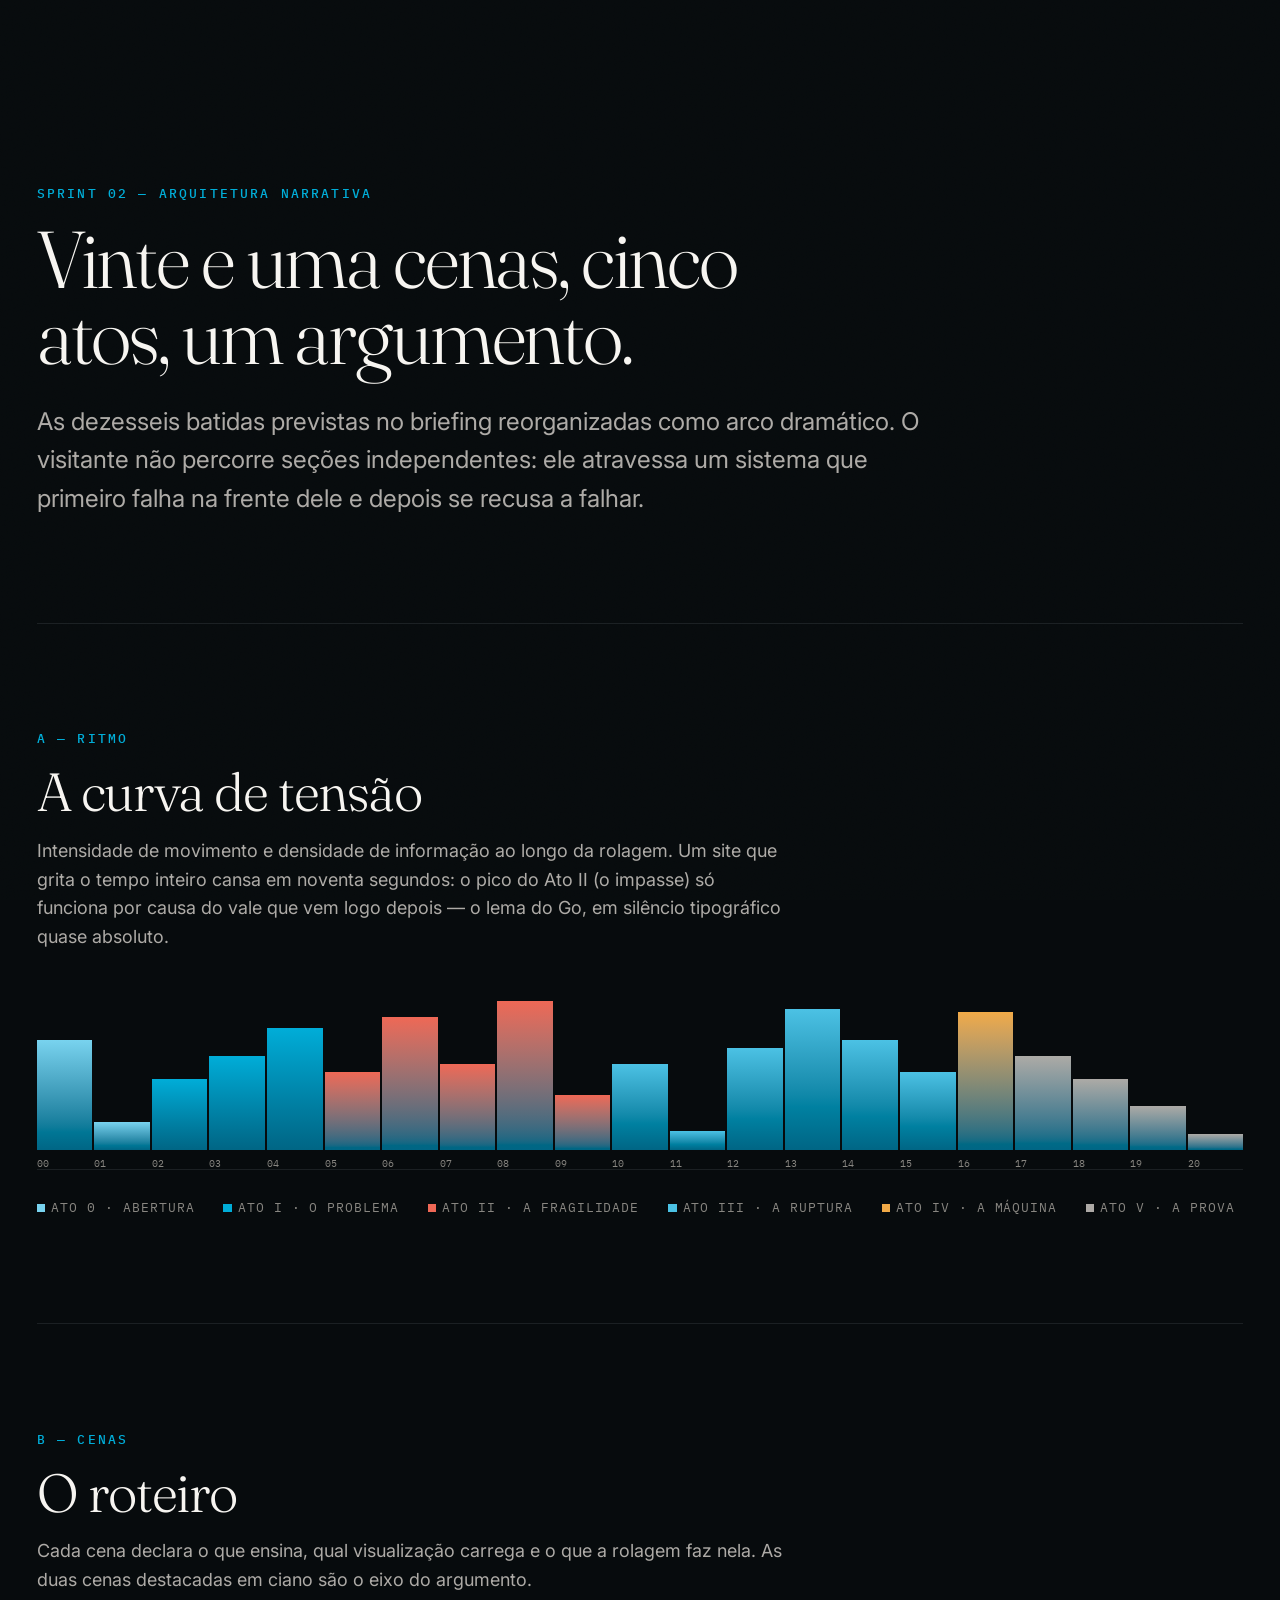
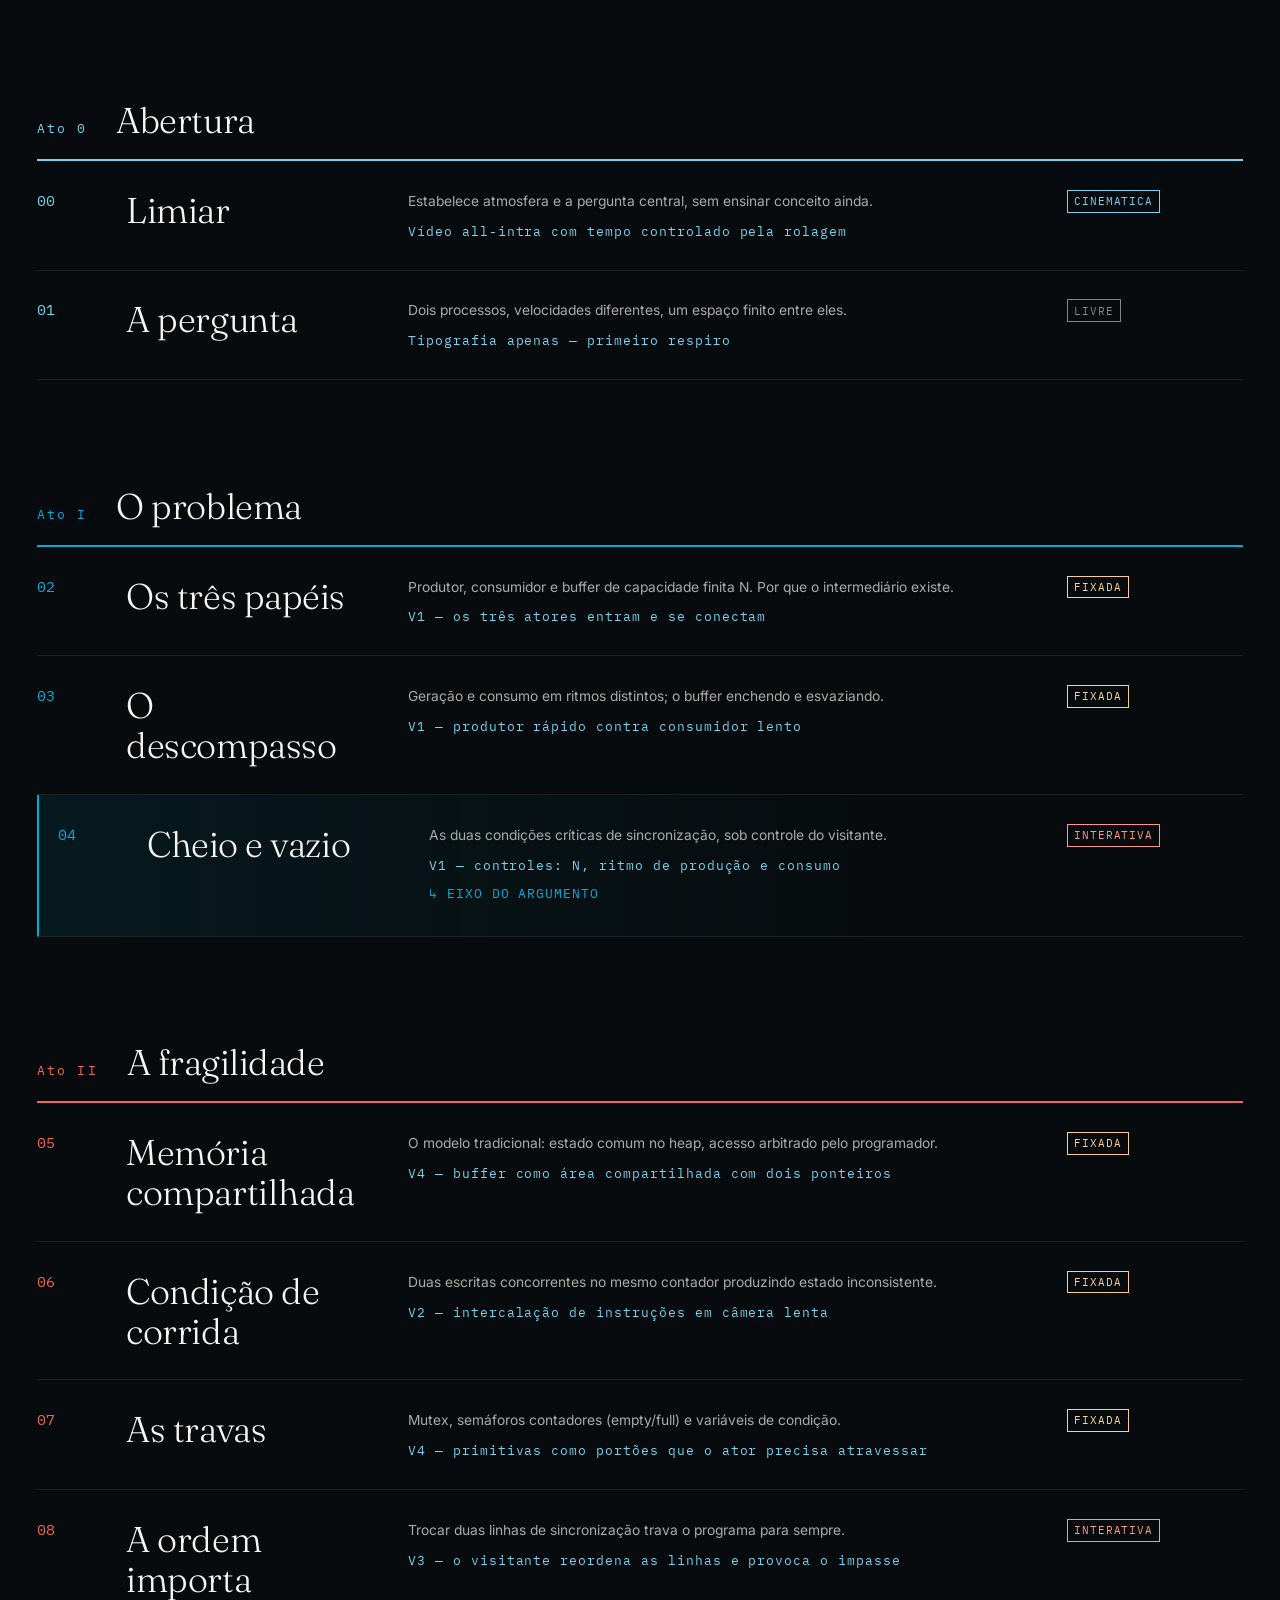
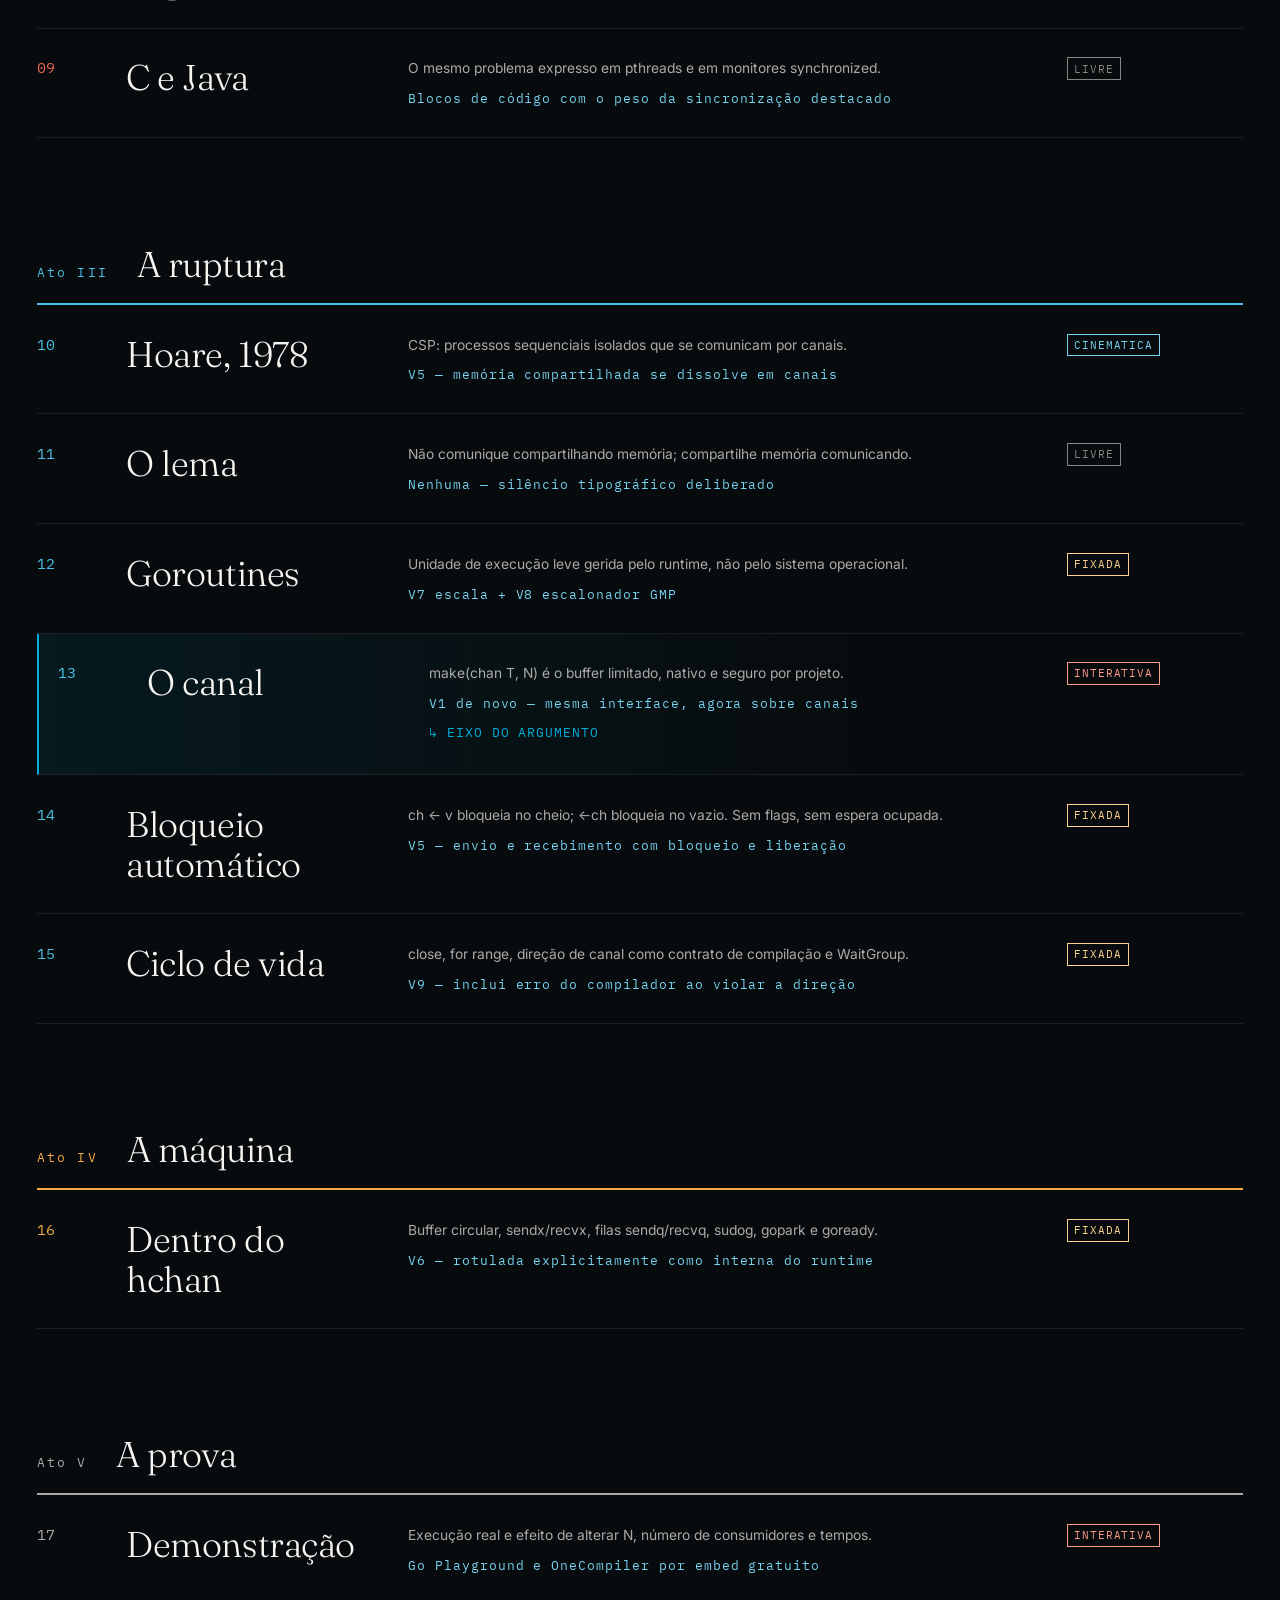
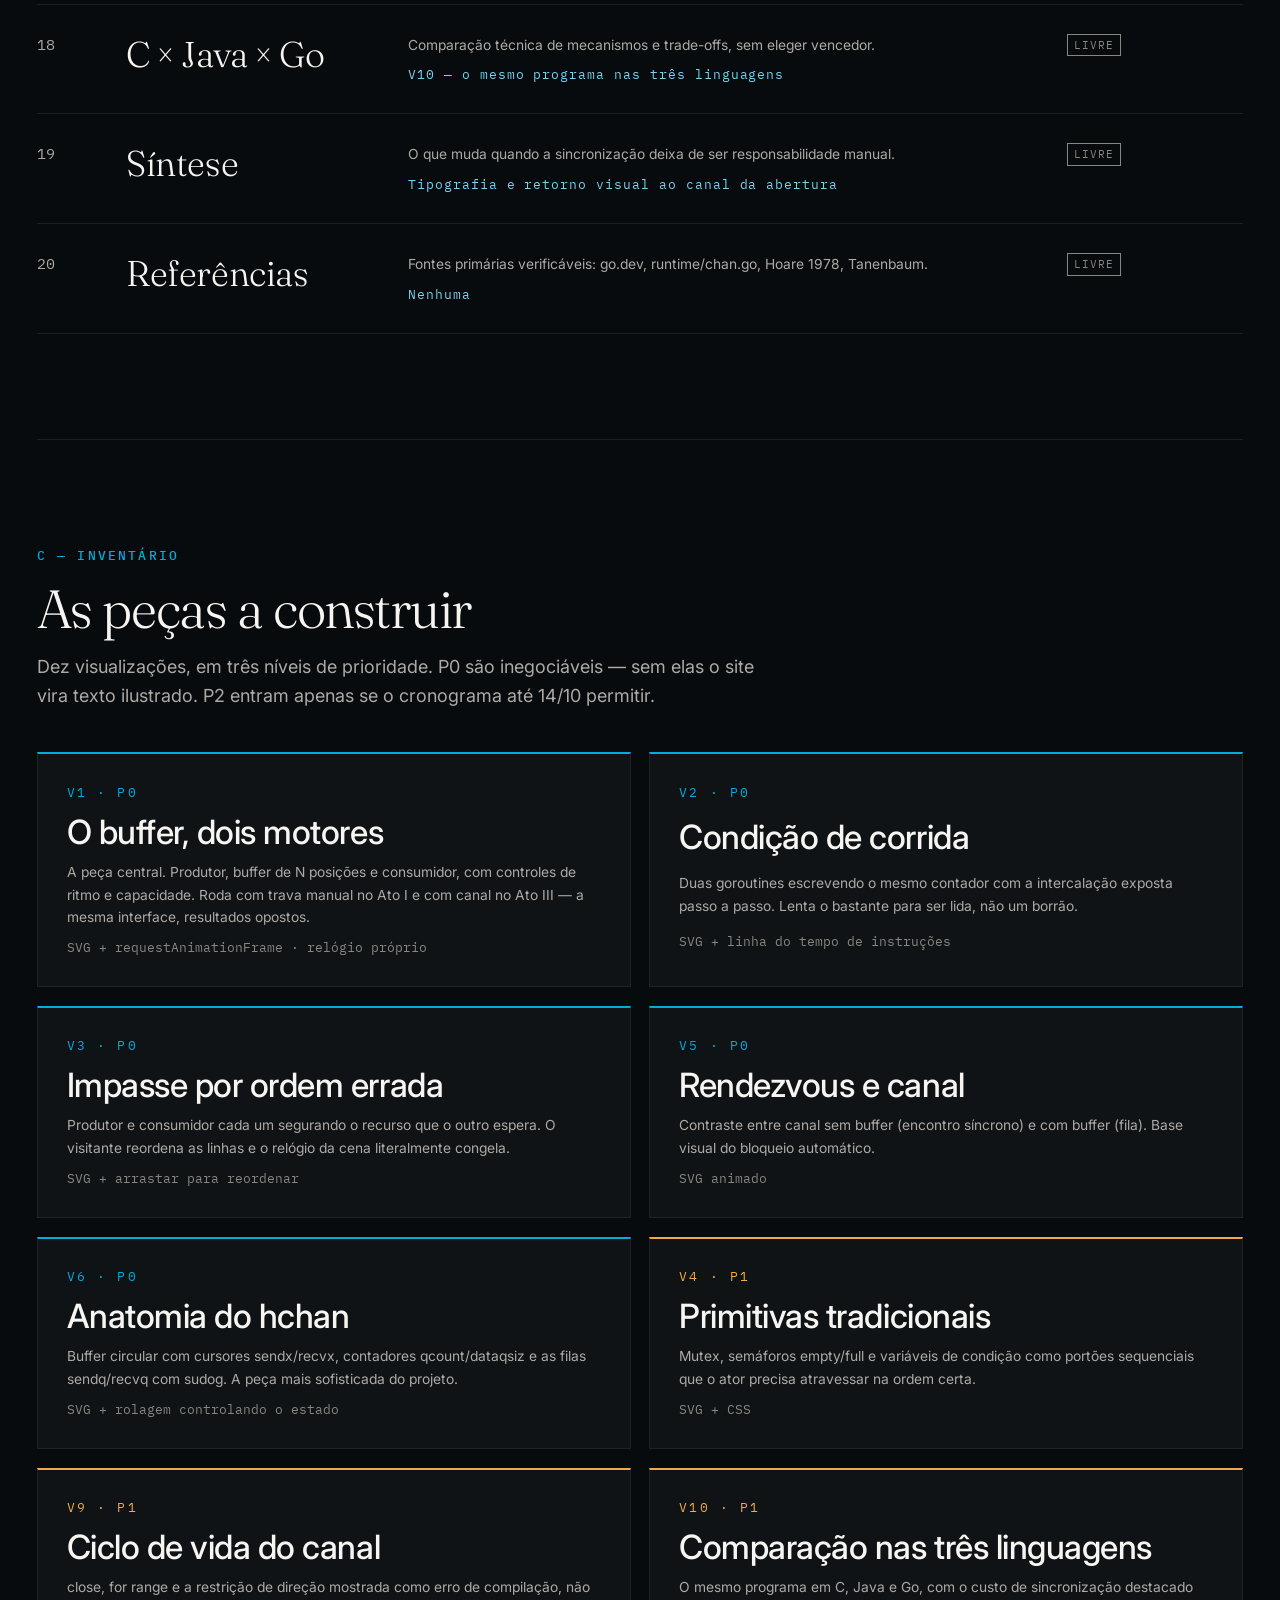
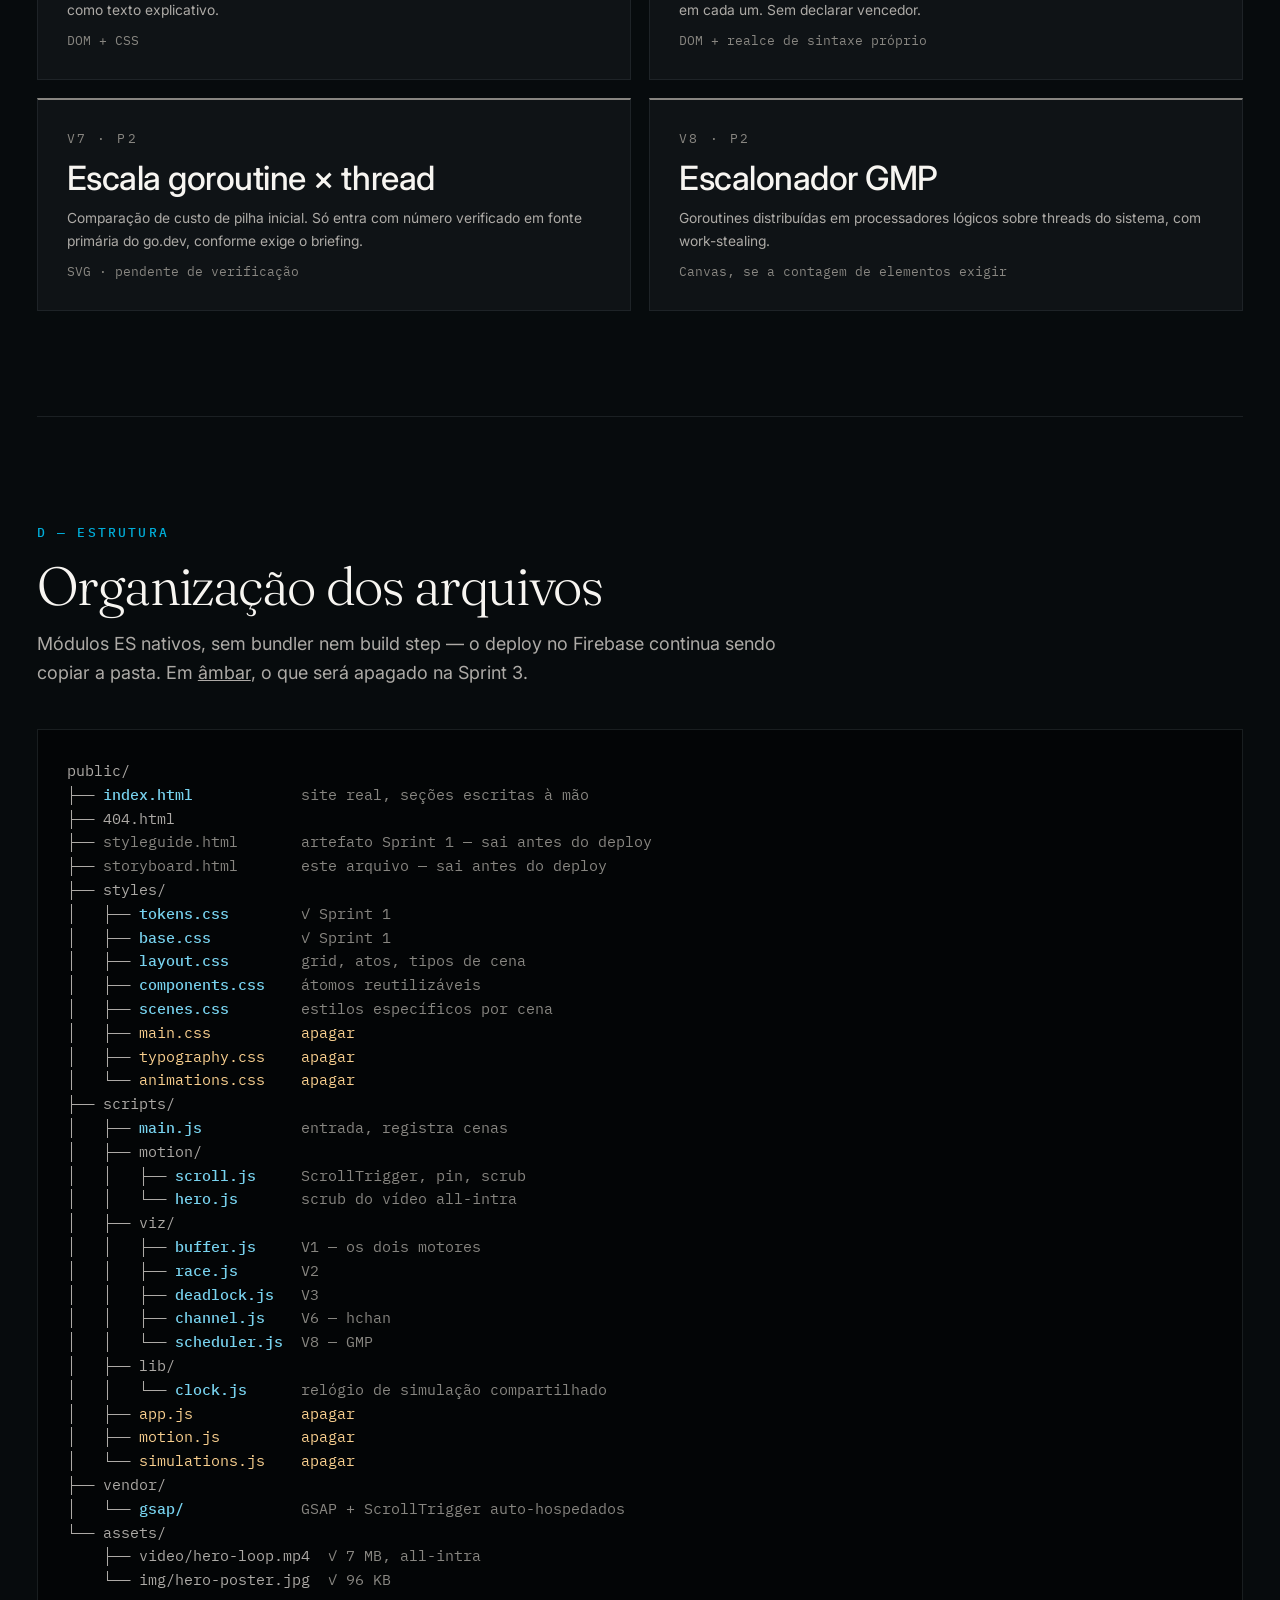
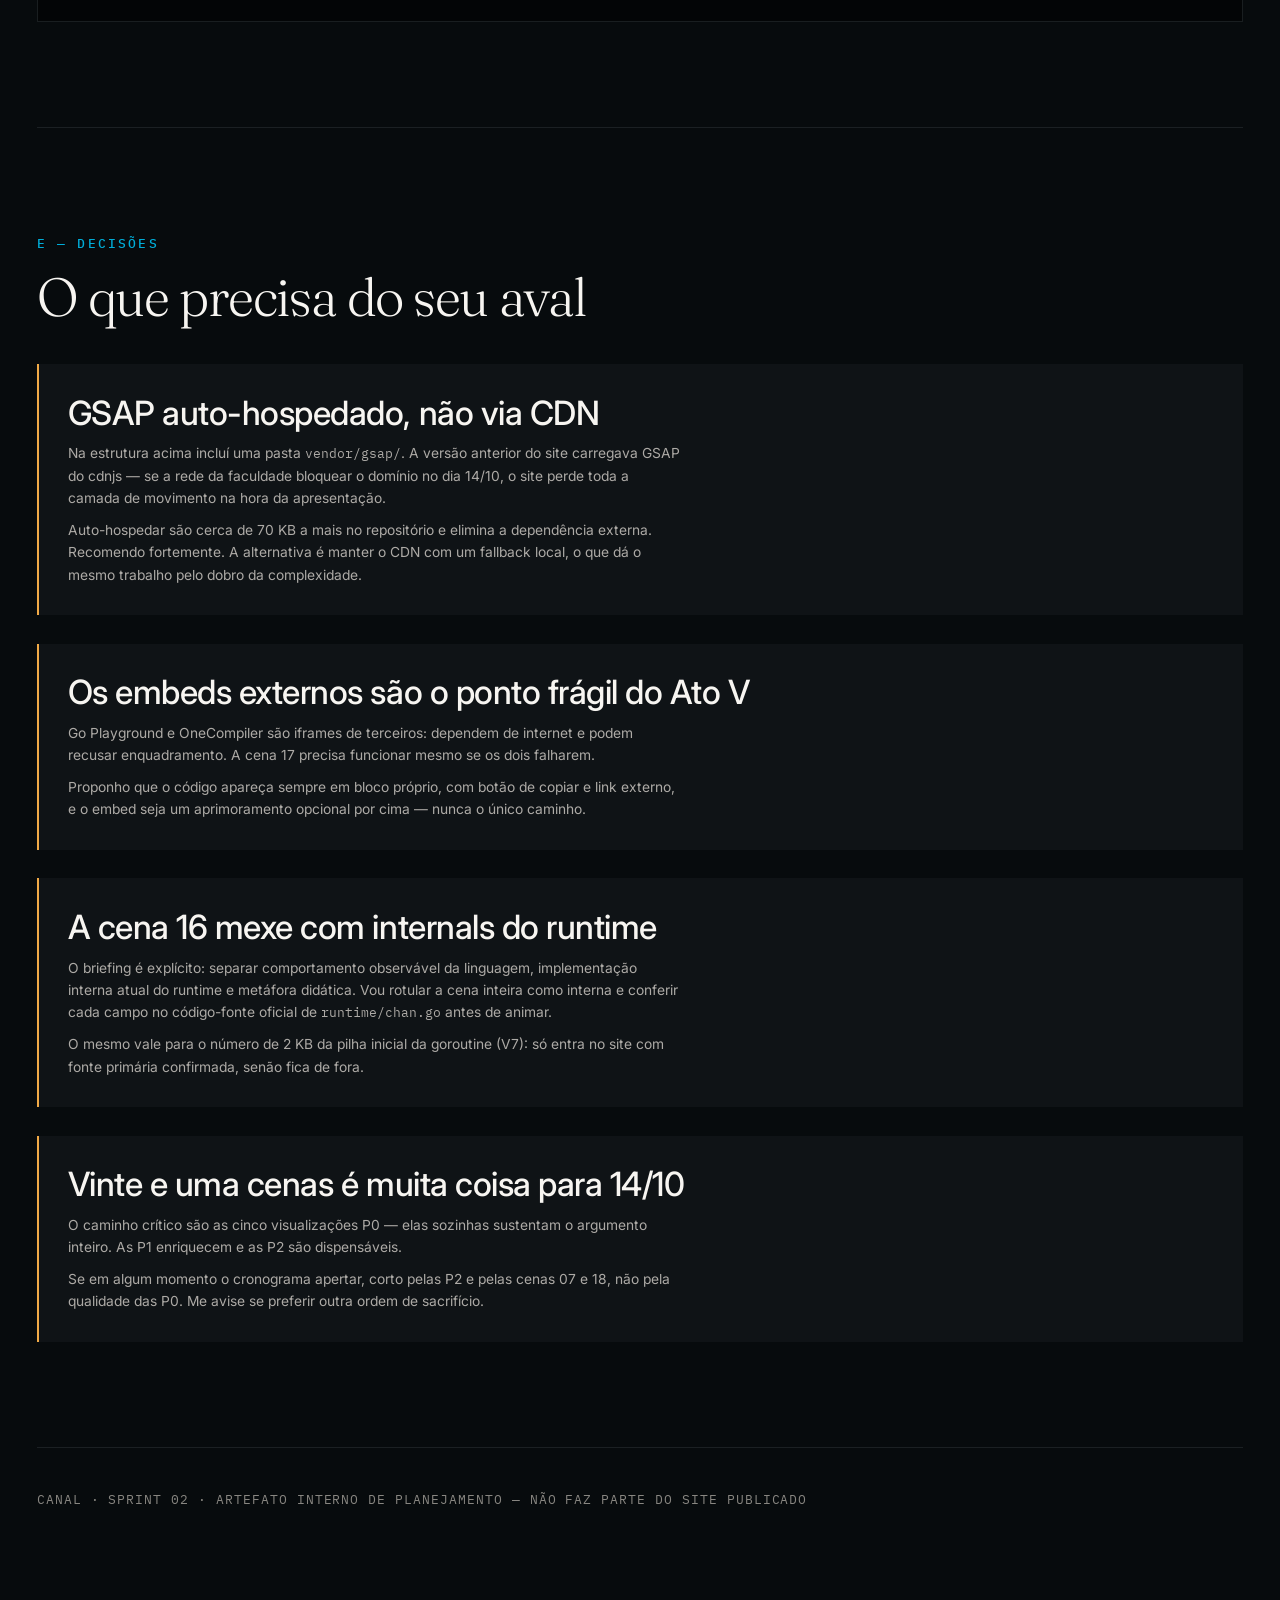
<file: public/storyboard.html>
<!DOCTYPE html>
<html lang="pt-BR">
<head>
<meta charset="UTF-8">
<meta name="viewport" content="width=device-width, initial-scale=1">
<meta name="robots" content="noindex">
<title>CANAL — Arquitetura Narrativa</title>

<link rel="preconnect" href="https://fonts.googleapis.com">
<link rel="preconnect" href="https://fonts.gstatic.com" crossorigin>
<link rel="stylesheet" href="https://fonts.googleapis.com/css2?family=Fraunces:opsz,wght@9..144,300..700&amp;family=IBM+Plex+Mono:wght@400;500;600&amp;family=Inter:opsz,wght@14..32,400..600&amp;display=swap">

<link rel="stylesheet" href="./styles/tokens.css">
<link rel="stylesheet" href="./styles/base.css">

<style>
@layer components {

  .shell {
    inline-size: min(100% - var(--gutter) * 2, var(--container));
    margin-inline: auto;
  }

  .masthead {
    padding-block: var(--space-3xl) var(--space-2xl);
  }

  .eyebrow {
    font-family: var(--font-mono);
    font-size: var(--fs-micro);
    font-weight: 500;
    letter-spacing: var(--tracking-machine);
    text-transform: uppercase;
    color: var(--accent);
    margin: 0;
  }

  .title {
    font-family: var(--font-display);
    font-size: var(--fs-h1);
    font-weight: 300;
    line-height: var(--leading-tight);
    letter-spacing: var(--tracking-display);
    color: var(--fg-strong);
    margin-block: var(--space-sm) 0;
    max-inline-size: 20ch;
  }

  .lead {
    max-inline-size: 60ch;
    margin-block-start: var(--space-md);
    font-size: var(--fs-lead);
    color: var(--fg-muted);
  }

  .band {
    border-block-start: var(--hairline) solid var(--line);
    padding-block: var(--space-2xl);
  }

  .band-title {
    font-family: var(--font-display);
    font-size: var(--fs-h2);
    font-weight: 300;
    letter-spacing: var(--tracking-display);
    color: var(--fg-strong);
    margin-block: var(--space-sm) 0;
  }

  .band-note {
    max-inline-size: var(--measure);
    margin-block-start: var(--space-sm);
    color: var(--fg-muted);
  }

  /* ---------- Mapa de ritmo ---------- */

  .rhythm {
    display: flex;
    align-items: flex-end;
    gap: 2px;
    block-size: 11rem;
    margin-block-start: var(--space-lg);
    padding-block-end: var(--space-sm);
    border-block-end: var(--hairline) solid var(--line);
  }

  .rhythm-bar {
    flex: 1;
    min-inline-size: 0;
    background: linear-gradient(to top in oklab, var(--flow-700), var(--tint));
    block-size: var(--h);
    position: relative;
    transition: opacity var(--dur-ui) var(--ease-out-quart);
  }

  .rhythm-bar::after {
    content: attr(data-n);
    position: absolute;
    inset-block-start: calc(100% + 0.4rem);
    inset-inline-start: 0;
    font-family: var(--font-mono);
    font-size: 0.6rem;
    color: var(--fg-subtle);
  }

  .rhythm:hover .rhythm-bar { opacity: 0.35; }
  .rhythm .rhythm-bar:hover { opacity: 1; }

  .acts-legend {
    display: flex;
    flex-wrap: wrap;
    gap: var(--space-xs) var(--space-md);
    margin-block-start: var(--space-md);
    font-family: var(--font-mono);
    font-size: var(--fs-micro);
    letter-spacing: var(--tracking-wide);
    text-transform: uppercase;
    color: var(--fg-subtle);
  }

  .acts-legend span::before {
    content: "";
    display: inline-block;
    inline-size: 0.7em;
    aspect-ratio: 1;
    margin-inline-end: 0.5em;
    background-color: var(--tint);
  }

  /* ---------- Cenas ---------- */

  .act {
    margin-block-start: var(--space-2xl);
  }

  .act-head {
    display: flex;
    align-items: baseline;
    gap: var(--space-md);
    padding-block-end: var(--space-sm);
    border-block-end: 2px solid var(--tint);
  }

  .act-num {
    font-family: var(--font-mono);
    font-size: var(--fs-micro);
    letter-spacing: var(--tracking-machine);
    color: var(--tint);
  }

  .act-name {
    font-family: var(--font-display);
    font-size: var(--fs-h3);
    font-weight: 300;
    letter-spacing: var(--tracking-tight);
    color: var(--fg-strong);
  }

  .scene {
    display: grid;
    gap: var(--space-2xs) var(--space-lg);
    padding-block: var(--space-md);
    border-block-end: var(--hairline) solid var(--line);
  }

  @media (min-width: 62rem) {
    .scene {
      grid-template-columns: 3rem minmax(0, 15rem) minmax(0, 1fr) 11rem;
      align-items: start;
    }
  }

  .scene-num {
    font-family: var(--font-mono);
    font-size: var(--fs-small);
    color: var(--tint);
  }

  .scene-title {
    font-family: var(--font-display);
    font-size: var(--fs-h3);
    font-weight: 300;
    line-height: var(--leading-snug);
    letter-spacing: var(--tracking-tight);
    color: var(--fg-strong);
  }

  .scene-teaches {
    color: var(--fg-muted);
    font-size: var(--fs-small);
  }

  .scene-viz {
    display: block;
    margin-block-start: var(--space-2xs);
    font-family: var(--font-mono);
    font-size: var(--fs-micro);
    letter-spacing: var(--tracking-wide);
    color: var(--accent-soft);
  }

  .scene-meta {
    display: flex;
    flex-direction: column;
    gap: var(--space-3xs);
    align-items: start;
  }

  .chip {
    padding: 0.2em 0.6em;
    border: var(--hairline) solid currentColor;
    font-family: var(--font-mono);
    font-size: 0.65rem;
    letter-spacing: var(--tracking-wide);
    text-transform: uppercase;
  }

  .chip[data-kind="cinematica"] { color: var(--flow-300); }
  .chip[data-kind="fixada"] { color: var(--hold-300); }
  .chip[data-kind="interativa"] { color: var(--fault-300); }
  .chip[data-kind="livre"] { color: var(--fg-subtle); }

  .scene[data-axis="true"] {
    background: linear-gradient(to right in oklab, oklch(0.687 0.127 221 / 0.09), transparent 70%);
    border-inline-start: 2px solid var(--accent);
    padding-inline-start: var(--space-sm);
  }

  .axis-flag {
    display: inline-block;
    margin-block-start: var(--space-2xs);
    font-family: var(--font-mono);
    font-size: var(--fs-micro);
    letter-spacing: var(--tracking-wide);
    text-transform: uppercase;
    color: var(--accent);
  }

  /* ---------- Inventário ---------- */

  .inventory {
    display: grid;
    gap: var(--space-sm);
    margin-block-start: var(--space-lg);
  }

  @media (min-width: 48rem) {
    .inventory { grid-template-columns: repeat(2, 1fr); }
  }

  .viz {
    display: grid;
    gap: var(--space-2xs);
    padding: var(--space-md);
    background-color: var(--bg-raised);
    border: var(--hairline) solid var(--line);
    border-block-start: 2px solid var(--tint);
  }

  .viz-id {
    font-family: var(--font-mono);
    font-size: var(--fs-micro);
    letter-spacing: var(--tracking-machine);
    color: var(--tint);
  }

  .viz-name {
    font-size: var(--fs-h3);
    font-weight: 500;
    letter-spacing: var(--tracking-tight);
    color: var(--fg-strong);
  }

  .viz-desc {
    font-size: var(--fs-small);
    color: var(--fg-muted);
    margin: 0;
  }

  .viz-tech {
    font-family: var(--font-mono);
    font-size: var(--fs-micro);
    color: var(--fg-subtle);
  }

  /* ---------- Estrutura de arquivos ---------- */

  .tree {
    margin: var(--space-lg) 0 0;
    padding: var(--space-md);
    background-color: var(--bg-sunken);
    border: var(--hairline) solid var(--line);
    overflow-x: auto;
    font-family: var(--font-mono);
    font-size: var(--fs-small);
    line-height: 1.7;
    color: var(--fg-muted);
  }

  .tree b { color: var(--accent-soft); font-weight: 500; }
  .tree i { color: var(--fg-subtle); font-style: normal; }
  .tree u { color: var(--hold-300); text-decoration: none; }

  /* ---------- Decisões ---------- */

  .decisions {
    display: grid;
    gap: var(--space-md);
    margin-block-start: var(--space-lg);
  }

  .decision {
    padding: var(--space-md);
    background-color: var(--bg-raised);
    border-inline-start: 2px solid var(--state-blocked);
  }

  .decision h3 {
    font-family: var(--font-body);
    font-size: var(--fs-h3);
    font-weight: 500;
    letter-spacing: var(--tracking-tight);
    color: var(--fg-strong);
    margin-block-end: var(--space-2xs);
  }

  .decision p {
    max-inline-size: var(--measure);
    font-size: var(--fs-small);
    color: var(--fg-muted);
    margin: 0;
  }

  .decision p + p { margin-block-start: var(--space-2xs); }

  .colophon {
    border-block-start: var(--hairline) solid var(--line);
    padding-block: var(--space-lg) var(--space-2xl);
    font-family: var(--font-mono);
    font-size: var(--fs-micro);
    letter-spacing: var(--tracking-wide);
    text-transform: uppercase;
    color: var(--fg-subtle);
  }
}
</style>
</head>

<body>

<header class="shell masthead">
  <p class="eyebrow">Sprint 02 — Arquitetura narrativa</p>
  <h1 class="title">Vinte e uma cenas, cinco atos, um argumento.</h1>
  <p class="lead">
    As dezesseis batidas previstas no briefing reorganizadas como arco dramático.
    O visitante não percorre seções independentes: ele atravessa um sistema que
    primeiro falha na frente dele e depois se recusa a falhar.
  </p>
</header>

<main>

  <section class="shell band">
    <p class="eyebrow">A — Ritmo</p>
    <h2 class="band-title">A curva de tensão</h2>
    <p class="band-note">
      Intensidade de movimento e densidade de informação ao longo da rolagem.
      Um site que grita o tempo inteiro cansa em noventa segundos: o pico do Ato II
      (o impasse) só funciona por causa do vale que vem logo depois — o lema do Go,
      em silêncio tipográfico quase absoluto.
    </p>
    <div class="rhythm" id="rhythm"></div>
    <div class="acts-legend" id="legend"></div>
  </section>

  <section class="shell band">
    <p class="eyebrow">B — Cenas</p>
    <h2 class="band-title">O roteiro</h2>
    <p class="band-note">
      Cada cena declara o que ensina, qual visualização carrega e o que a rolagem faz nela.
      As duas cenas destacadas em ciano são o eixo do argumento.
    </p>
    <div id="acts"></div>
  </section>

  <section class="shell band">
    <p class="eyebrow">C — Inventário</p>
    <h2 class="band-title">As peças a construir</h2>
    <p class="band-note">
      Dez visualizações, em três níveis de prioridade. P0 são inegociáveis — sem elas
      o site vira texto ilustrado. P2 entram apenas se o cronograma até 14/10 permitir.
    </p>
    <div class="inventory" id="inventory"></div>
  </section>

  <section class="shell band">
    <p class="eyebrow">D — Estrutura</p>
    <h2 class="band-title">Organização dos arquivos</h2>
    <p class="band-note">
      Módulos ES nativos, sem bundler nem build step — o deploy no Firebase continua
      sendo copiar a pasta. Em <u>âmbar</u>, o que será apagado na Sprint 3.
    </p>
<pre class="tree">public/
├── <b>index.html</b>            <i>site real, seções escritas à mão</i>
├── 404.html
├── <i>styleguide.html</i>       <i>artefato Sprint 1 — sai antes do deploy</i>
├── <i>storyboard.html</i>       <i>este arquivo — sai antes do deploy</i>
├── styles/
│   ├── <b>tokens.css</b>        <i>✓ Sprint 1</i>
│   ├── <b>base.css</b>          <i>✓ Sprint 1</i>
│   ├── <b>layout.css</b>        <i>grid, atos, tipos de cena</i>
│   ├── <b>components.css</b>    <i>átomos reutilizáveis</i>
│   ├── <b>scenes.css</b>        <i>estilos específicos por cena</i>
│   ├── <u>main.css</u>          <u>apagar</u>
│   ├── <u>typography.css</u>    <u>apagar</u>
│   └── <u>animations.css</u>    <u>apagar</u>
├── scripts/
│   ├── <b>main.js</b>           <i>entrada, registra cenas</i>
│   ├── motion/
│   │   ├── <b>scroll.js</b>     <i>ScrollTrigger, pin, scrub</i>
│   │   └── <b>hero.js</b>       <i>scrub do vídeo all-intra</i>
│   ├── viz/
│   │   ├── <b>buffer.js</b>     <i>V1 — os dois motores</i>
│   │   ├── <b>race.js</b>       <i>V2</i>
│   │   ├── <b>deadlock.js</b>   <i>V3</i>
│   │   ├── <b>channel.js</b>    <i>V6 — hchan</i>
│   │   └── <b>scheduler.js</b>  <i>V8 — GMP</i>
│   ├── lib/
│   │   └── <b>clock.js</b>      <i>relógio de simulação compartilhado</i>
│   ├── <u>app.js</u>            <u>apagar</u>
│   ├── <u>motion.js</u>         <u>apagar</u>
│   └── <u>simulations.js</u>    <u>apagar</u>
├── vendor/
│   └── <b>gsap/</b>             <i>GSAP + ScrollTrigger auto-hospedados</i>
└── assets/
    ├── video/hero-loop.mp4  <i>✓ 7 MB, all-intra</i>
    └── img/hero-poster.jpg  <i>✓ 96 KB</i></pre>
  </section>

  <section class="shell band">
    <p class="eyebrow">E — Decisões</p>
    <h2 class="band-title">O que precisa do seu aval</h2>
    <div class="decisions" id="decisions"></div>
  </section>

</main>

<footer class="shell colophon">
  CANAL · Sprint 02 · Artefato interno de planejamento — não faz parte do site publicado
</footer>

<script type="module">
  const ACTS = [
    { id: "0", name: "Abertura", tint: "var(--flow-300)" },
    { id: "I", name: "O problema", tint: "var(--flow-500)" },
    { id: "II", name: "A fragilidade", tint: "var(--fault-500)" },
    { id: "III", name: "A ruptura", tint: "var(--flow-400)" },
    { id: "IV", name: "A máquina", tint: "var(--hold-500)" },
    { id: "V", name: "A prova", tint: "var(--bone-400)" },
  ];

  const SCENES = [
    { act: "0", n: "00", title: "Limiar", kind: "cinematica", intensity: 70,
      teaches: "Estabelece atmosfera e a pergunta central, sem ensinar conceito ainda.",
      viz: "Vídeo all-intra com tempo controlado pela rolagem" },
    { act: "0", n: "01", title: "A pergunta", kind: "livre", intensity: 18,
      teaches: "Dois processos, velocidades diferentes, um espaço finito entre eles.",
      viz: "Tipografia apenas — primeiro respiro" },

    { act: "I", n: "02", title: "Os três papéis", kind: "fixada", intensity: 45,
      teaches: "Produtor, consumidor e buffer de capacidade finita N. Por que o intermediário existe.",
      viz: "V1 — os três atores entram e se conectam" },
    { act: "I", n: "03", title: "O descompasso", kind: "fixada", intensity: 60,
      teaches: "Geração e consumo em ritmos distintos; o buffer enchendo e esvaziando.",
      viz: "V1 — produtor rápido contra consumidor lento" },
    { act: "I", n: "04", title: "Cheio e vazio", kind: "interativa", intensity: 78, axis: true,
      teaches: "As duas condições críticas de sincronização, sob controle do visitante.",
      viz: "V1 — controles: N, ritmo de produção e consumo" },

    { act: "II", n: "05", title: "Memória compartilhada", kind: "fixada", intensity: 50,
      teaches: "O modelo tradicional: estado comum no heap, acesso arbitrado pelo programador.",
      viz: "V4 — buffer como área compartilhada com dois ponteiros" },
    { act: "II", n: "06", title: "Condição de corrida", kind: "fixada", intensity: 85,
      teaches: "Duas escritas concorrentes no mesmo contador produzindo estado inconsistente.",
      viz: "V2 — intercalação de instruções em câmera lenta" },
    { act: "II", n: "07", title: "As travas", kind: "fixada", intensity: 55,
      teaches: "Mutex, semáforos contadores (empty/full) e variáveis de condição.",
      viz: "V4 — primitivas como portões que o ator precisa atravessar" },
    { act: "II", n: "08", title: "A ordem importa", kind: "interativa", intensity: 95,
      teaches: "Trocar duas linhas de sincronização trava o programa para sempre.",
      viz: "V3 — o visitante reordena as linhas e provoca o impasse" },
    { act: "II", n: "09", title: "C e Java", kind: "livre", intensity: 35,
      teaches: "O mesmo problema expresso em pthreads e em monitores synchronized.",
      viz: "Blocos de código com o peso da sincronização destacado" },

    { act: "III", n: "10", title: "Hoare, 1978", kind: "cinematica", intensity: 55,
      teaches: "CSP: processos sequenciais isolados que se comunicam por canais.",
      viz: "V5 — memória compartilhada se dissolve em canais" },
    { act: "III", n: "11", title: "O lema", kind: "livre", intensity: 12,
      teaches: "Não comunique compartilhando memória; compartilhe memória comunicando.",
      viz: "Nenhuma — silêncio tipográfico deliberado" },
    { act: "III", n: "12", title: "Goroutines", kind: "fixada", intensity: 65,
      teaches: "Unidade de execução leve gerida pelo runtime, não pelo sistema operacional.",
      viz: "V7 escala + V8 escalonador GMP" },
    { act: "III", n: "13", title: "O canal", kind: "interativa", intensity: 90, axis: true,
      teaches: "make(chan T, N) é o buffer limitado, nativo e seguro por projeto.",
      viz: "V1 de novo — mesma interface, agora sobre canais" },
    { act: "III", n: "14", title: "Bloqueio automático", kind: "fixada", intensity: 70,
      teaches: "ch <- v bloqueia no cheio; <-ch bloqueia no vazio. Sem flags, sem espera ocupada.",
      viz: "V5 — envio e recebimento com bloqueio e liberação" },
    { act: "III", n: "15", title: "Ciclo de vida", kind: "fixada", intensity: 50,
      teaches: "close, for range, direção de canal como contrato de compilação e WaitGroup.",
      viz: "V9 — inclui erro do compilador ao violar a direção" },

    { act: "IV", n: "16", title: "Dentro do hchan", kind: "fixada", intensity: 88,
      teaches: "Buffer circular, sendx/recvx, filas sendq/recvq, sudog, gopark e goready.",
      viz: "V6 — rotulada explicitamente como interna do runtime" },

    { act: "V", n: "17", title: "Demonstração", kind: "interativa", intensity: 60,
      teaches: "Execução real e efeito de alterar N, número de consumidores e tempos.",
      viz: "Go Playground e OneCompiler por embed gratuito" },
    { act: "V", n: "18", title: "C × Java × Go", kind: "livre", intensity: 45,
      teaches: "Comparação técnica de mecanismos e trade-offs, sem eleger vencedor.",
      viz: "V10 — o mesmo programa nas três linguagens" },
    { act: "V", n: "19", title: "Síntese", kind: "livre", intensity: 28,
      teaches: "O que muda quando a sincronização deixa de ser responsabilidade manual.",
      viz: "Tipografia e retorno visual ao canal da abertura" },
    { act: "V", n: "20", title: "Referências", kind: "livre", intensity: 10,
      teaches: "Fontes primárias verificáveis: go.dev, runtime/chan.go, Hoare 1978, Tanenbaum.",
      viz: "Nenhuma" },
  ];

  const VIZ = [
    { id: "V1", p: "P0", name: "O buffer, dois motores",
      desc: "A peça central. Produtor, buffer de N posições e consumidor, com controles de ritmo e capacidade. Roda com trava manual no Ato I e com canal no Ato III — a mesma interface, resultados opostos.",
      tech: "SVG + requestAnimationFrame · relógio próprio" },
    { id: "V2", p: "P0", name: "Condição de corrida",
      desc: "Duas goroutines escrevendo o mesmo contador com a intercalação exposta passo a passo. Lenta o bastante para ser lida, não um borrão.",
      tech: "SVG + linha do tempo de instruções" },
    { id: "V3", p: "P0", name: "Impasse por ordem errada",
      desc: "Produtor e consumidor cada um segurando o recurso que o outro espera. O visitante reordena as linhas e o relógio da cena literalmente congela.",
      tech: "SVG + arrastar para reordenar" },
    { id: "V5", p: "P0", name: "Rendezvous e canal",
      desc: "Contraste entre canal sem buffer (encontro síncrono) e com buffer (fila). Base visual do bloqueio automático.",
      tech: "SVG animado" },
    { id: "V6", p: "P0", name: "Anatomia do hchan",
      desc: "Buffer circular com cursores sendx/recvx, contadores qcount/dataqsiz e as filas sendq/recvq com sudog. A peça mais sofisticada do projeto.",
      tech: "SVG + rolagem controlando o estado" },
    { id: "V4", p: "P1", name: "Primitivas tradicionais",
      desc: "Mutex, semáforos empty/full e variáveis de condição como portões sequenciais que o ator precisa atravessar na ordem certa.",
      tech: "SVG + CSS" },
    { id: "V9", p: "P1", name: "Ciclo de vida do canal",
      desc: "close, for range e a restrição de direção mostrada como erro de compilação, não como texto explicativo.",
      tech: "DOM + CSS" },
    { id: "V10", p: "P1", name: "Comparação nas três linguagens",
      desc: "O mesmo programa em C, Java e Go, com o custo de sincronização destacado em cada um. Sem declarar vencedor.",
      tech: "DOM + realce de sintaxe próprio" },
    { id: "V7", p: "P2", name: "Escala goroutine × thread",
      desc: "Comparação de custo de pilha inicial. Só entra com número verificado em fonte primária do go.dev, conforme exige o briefing.",
      tech: "SVG · pendente de verificação" },
    { id: "V8", p: "P2", name: "Escalonador GMP",
      desc: "Goroutines distribuídas em processadores lógicos sobre threads do sistema, com work-stealing.",
      tech: "Canvas, se a contagem de elementos exigir" },
  ];

  const DECISIONS = [
    { t: "GSAP auto-hospedado, não via CDN",
      p: ["Na estrutura acima incluí uma pasta <code>vendor/gsap/</code>. A versão anterior do site carregava GSAP do cdnjs — se a rede da faculdade bloquear o domínio no dia 14/10, o site perde toda a camada de movimento na hora da apresentação.",
          "Auto-hospedar são cerca de 70 KB a mais no repositório e elimina a dependência externa. Recomendo fortemente. A alternativa é manter o CDN com um fallback local, o que dá o mesmo trabalho pelo dobro da complexidade."] },
    { t: "Os embeds externos são o ponto frágil do Ato V",
      p: ["Go Playground e OneCompiler são iframes de terceiros: dependem de internet e podem recusar enquadramento. A cena 17 precisa funcionar mesmo se os dois falharem.",
          "Proponho que o código apareça sempre em bloco próprio, com botão de copiar e link externo, e o embed seja um aprimoramento opcional por cima — nunca o único caminho."] },
    { t: "A cena 16 mexe com internals do runtime",
      p: ["O briefing é explícito: separar comportamento observável da linguagem, implementação interna atual do runtime e metáfora didática. Vou rotular a cena inteira como interna e conferir cada campo no código-fonte oficial de <code>runtime/chan.go</code> antes de animar.",
          "O mesmo vale para o número de 2 KB da pilha inicial da goroutine (V7): só entra no site com fonte primária confirmada, senão fica de fora."] },
    { t: "Vinte e uma cenas é muita coisa para 14/10",
      p: ["O caminho crítico são as cinco visualizações P0 — elas sozinhas sustentam o argumento inteiro. As P1 enriquecem e as P2 são dispensáveis.",
          "Se em algum momento o cronograma apertar, corto pelas P2 e pelas cenas 07 e 18, não pela qualidade das P0. Me avise se preferir outra ordem de sacrifício."] },
  ];

  const tintOf = (actId) => ACTS.find((a) => a.id === actId).tint;

  /* Mapa de ritmo */
  document.getElementById("rhythm").innerHTML = SCENES.map(
    (s) => `<div class="rhythm-bar" style="--h: ${s.intensity}%; --tint: ${tintOf(s.act)}"
                 data-n="${s.n}" title="${s.n} ${s.title} — intensidade ${s.intensity}"></div>`
  ).join("");

  document.getElementById("legend").innerHTML = ACTS.map(
    (a) => `<span style="--tint: ${a.tint}">Ato ${a.id} · ${a.name}</span>`
  ).join("");

  /* Cenas agrupadas por ato */
  document.getElementById("acts").innerHTML = ACTS.map((a) => {
    const scenes = SCENES.filter((s) => s.act === a.id);
    return `
      <div class="act" style="--tint: ${a.tint}">
        <div class="act-head">
          <span class="act-num">Ato ${a.id}</span>
          <h3 class="act-name">${a.name}</h3>
        </div>
        ${scenes.map((s) => `
          <article class="scene" data-axis="${!!s.axis}">
            <span class="scene-num">${s.n}</span>
            <h4 class="scene-title">${s.title}</h4>
            <div>
              <p class="scene-teaches">${s.teaches}</p>
              <span class="scene-viz">${s.viz}</span>
              ${s.axis ? '<span class="axis-flag">↳ eixo do argumento</span>' : ""}
            </div>
            <div class="scene-meta">
              <span class="chip" data-kind="${s.kind}">${s.kind}</span>
            </div>
          </article>`).join("")}
      </div>`;
  }).join("");

  /* Inventário */
  const pTint = { P0: "var(--flow-500)", P1: "var(--hold-500)", P2: "var(--bone-500)" };
  document.getElementById("inventory").innerHTML = VIZ.map(
    (v) => `
      <article class="viz" style="--tint: ${pTint[v.p]}">
        <span class="viz-id">${v.id} · ${v.p}</span>
        <h3 class="viz-name">${v.name}</h3>
        <p class="viz-desc">${v.desc}</p>
        <span class="viz-tech">${v.tech}</span>
      </article>`
  ).join("");

  /* Decisões */
  document.getElementById("decisions").innerHTML = DECISIONS.map(
    (d) => `<article class="decision"><h3>${d.t}</h3>${d.p.map((x) => `<p>${x}</p>`).join("")}</article>`
  ).join("");
</script>

</body>
</html>
</file>
<file: public/styles/tokens.css>
/* ============================================================
   CANAL — Camada de tokens
   Direção de arte: editorial escuro + laboratório computacional.
   ============================================================ */

@layer reset, tokens, base, components, utilities;

@layer tokens {
  :root {
    color-scheme: dark;

    /* --------------------------------------------------------
       TIER 1 — Tokens literais
       -------------------------------------------------------- */

    /* Grafite: o vazio. Neutro frio (matiz 240) com croma quase nulo,
       para que o ciano leia como luz emitida, e não como pigmento. */
    --ink-1000: oklch(0.11 0.006 240);
    --ink-900:  oklch(0.145 0.008 240);
    --ink-800:  oklch(0.185 0.009 240);
    --ink-700:  oklch(0.235 0.010 240);
    --ink-600:  oklch(0.300 0.011 240);
    --ink-500:  oklch(0.380 0.012 240);

    /* Osso: a voz. Neutro quente (matiz 85) — a tensão quente/frio
       contra o grafite é o que dá profundidade editorial ao escuro. */
    --bone-100: oklch(0.970 0.006 85);
    --bone-200: oklch(0.920 0.006 85);
    --bone-300: oklch(0.850 0.006 85);
    --bone-400: oklch(0.740 0.007 85);
    --bone-500: oklch(0.620 0.008 85);
    --bone-600: oklch(0.500 0.008 85);

    /* Fluxo — ciano oficial do Go. Significa: dado em trânsito,
       canal saudável, concorrência funcionando. */
    --flow-200: oklch(0.900 0.060 220);
    --flow-300: oklch(0.820 0.095 220);
    --flow-400: oklch(0.760 0.115 221);
    --flow-500: #00add8;
    --flow-600: oklch(0.600 0.115 223);
    --flow-700: oklch(0.470 0.100 225);
    --flow-900: oklch(0.280 0.055 230);

    /* Espera — âmbar. Significa: bloqueado, aguardando.
       Buffer cheio, buffer vazio, goroutine estacionada. Tensão, não erro. */
    --hold-300: oklch(0.880 0.095 78);
    --hold-500: oklch(0.790 0.140 72);
    --hold-700: oklch(0.580 0.115 66);

    /* Falha — ferrugem. Significa: estado inconsistente.
       Race condition, deadlock, dado corrompido. */
    --fault-300: oklch(0.780 0.120 32);
    --fault-500: oklch(0.680 0.170 30);
    --fault-700: oklch(0.500 0.150 28);

    /* Tipografia — três vozes:
       display = o narrador acadêmico | body = apoio | mono = a máquina */
    --font-display: "Fraunces", "Iowan Old Style", "Palatino Linotype", Georgia, serif;
    --font-body: "Inter", system-ui, -apple-system, "Segoe UI", sans-serif;
    --font-mono: "IBM Plex Mono", ui-monospace, "Cascadia Mono", Consolas, monospace;

    /* Escala fluida. Cada passo mantém máximo <= 2,5x o mínimo
       para não quebrar o zoom nem a preferência de corpo do usuário. */
    --fs-display: clamp(3rem, 1.8rem + 6vw, 7rem);
    --fs-h1: clamp(2.25rem, 1.5rem + 3.75vw, 4.5rem);
    --fs-h2: clamp(1.75rem, 1.3rem + 2.25vw, 3rem);
    --fs-h3: clamp(1.375rem, 1.15rem + 1.125vw, 2rem);
    --fs-lead: clamp(1.125rem, 1rem + 0.625vw, 1.5rem);
    --fs-body: clamp(1rem, 0.95rem + 0.25vw, 1.125rem);
    --fs-small: 0.875rem;
    --fs-micro: 0.75rem;

    --leading-tight: 1.05;
    --leading-snug: 1.25;
    --leading-normal: 1.6;
    --leading-relaxed: 1.75;

    --tracking-display: -0.03em;
    --tracking-tight: -0.015em;
    --tracking-normal: 0em;
    --tracking-wide: 0.08em;
    --tracking-machine: 0.18em;

    /* Espaço fluido */
    --space-3xs: clamp(0.25rem, 0.24rem + 0.05vw, 0.3rem);
    --space-2xs: clamp(0.5rem, 0.47rem + 0.15vw, 0.625rem);
    --space-xs: clamp(0.75rem, 0.7rem + 0.25vw, 0.9375rem);
    --space-sm: clamp(1rem, 0.94rem + 0.3vw, 1.25rem);
    --space-md: clamp(1.5rem, 1.4rem + 0.5vw, 1.875rem);
    --space-lg: clamp(2rem, 1.8rem + 1vw, 2.75rem);
    --space-xl: clamp(3rem, 2.6rem + 2vw, 4.5rem);
    --space-2xl: clamp(4.5rem, 3.8rem + 3.5vw, 7rem);
    --space-3xl: clamp(7rem, 5.5rem + 7.5vw, 12rem);

    /* Layout */
    --measure: 68ch;
    --container: 84rem;
    --container-wide: 100rem;
    --gutter: clamp(1.25rem, 0.9rem + 1.75vw, 3rem);
    --hairline: 1px;

    /* Altura fixa da barra superior — fonte única, usada também em
       scroll-padding-top (base.css), pra nenhum salto de âncora (o
       link "pular para o conteúdo" incluso) esconder o topo do alvo
       atrás dela. */
    --altura-barra: 3.75rem;

    /* Movimento — curvas com intenção:
       expo  = entradas cinematográficas (rápido, depois desacelera longo)
       quart = microinterações de UI
       quint = transições simétricas entre estados
       back  = confirmação com leve ultrapassagem */
    --ease-out-expo: cubic-bezier(0.16, 1, 0.3, 1);
    --ease-out-quart: cubic-bezier(0.25, 1, 0.5, 1);
    --ease-in-out-quint: cubic-bezier(0.83, 0, 0.17, 1);
    --ease-out-back: cubic-bezier(0.34, 1.56, 0.64, 1);

    --dur-micro: 160ms;
    --dur-ui: 320ms;
    --dur-reveal: 640ms;
    --dur-cinematic: 1200ms;

    /* Profundidade */
    --shadow-lift:
      0 1px 2px oklch(0 0 0 / 0.4),
      0 8px 24px oklch(0 0 0 / 0.35),
      0 24px 64px oklch(0 0 0 / 0.25);
    --glow-flow: 0 0 40px oklch(0.687 0.127 221 / 0.25);

    /* --------------------------------------------------------
       TIER 2 — Tokens semânticos
       -------------------------------------------------------- */
    --bg: var(--ink-900);
    --bg-sunken: var(--ink-1000);
    --bg-raised: var(--ink-800);
    --bg-elevated: var(--ink-700);

    --fg: var(--bone-200);
    --fg-strong: var(--bone-100);
    --fg-muted: var(--bone-400);
    --fg-subtle: var(--bone-500);

    --line: oklch(0.300 0.011 240 / 0.6);
    --line-strong: var(--ink-500);

    --accent: var(--flow-500);
    --accent-soft: var(--flow-300);
    --accent-deep: var(--flow-900);

    --state-blocked: var(--hold-500);
    --state-fault: var(--fault-500);

    --focus-ring: var(--flow-300);
  }
}
</file>
<file: public/styles/base.css>
/* ============================================================
   CANAL — Reset e base
   Depende de tokens.css (que declara a ordem das camadas).
   ============================================================ */

/* Decisão de produto: a animação é parte obrigatória da experiência em
   todas as cenas, independente de prefers-reduced-motion do visitante.
   Nenhuma regra deste arquivo desliga motion sob essa preferência —
   ver scripts/lib/prefers-motion.js, que também não reage a ela. */

@layer reset {
  /* Único seletor universal do projeto: fica na camada mais baixa,
     portanto qualquer camada posterior o sobrescreve sem !important. */
  *,
  ::before,
  ::after {
    box-sizing: border-box;
  }

  :where(body, h1, h2, h3, h4, p, figure, blockquote, dl, dd, ol, ul) {
    margin: 0;
  }

  :where(ol, ul):where([role="list"]) {
    padding-inline-start: 0;
    list-style: none;
  }

  :where(img, picture, video, canvas, svg) {
    display: block;
    max-inline-size: 100%;
  }

  :where(input, button, textarea, select) {
    font: inherit;
    color: inherit;
  }

  :where(button) {
    background: none;
    border: none;
    cursor: pointer;
  }

  :where(a) {
    color: inherit;
    text-decoration-thickness: 0.06em;
    text-underline-offset: 0.22em;
  }

  :where(h1, h2, h3, h4) {
    font-size: inherit;
    font-weight: inherit;
  }
}

@layer base {
  html {
    -webkit-text-size-adjust: none;
    text-size-adjust: none;
    scrollbar-color: var(--ink-600) var(--bg);
    accent-color: var(--accent);
    /* Sem guarda de prefers-reduced-motion: rolagem suave é obrigatória
       em toda a experiência, por decisão de produto. */
    scroll-behavior: smooth;
    /* A barra superior é fixed — sem isto, todo salto de âncora (o link
       "pular para o conteúdo" incluso) para com o alvo escondido atrás
       dela. Cobre também o foco por teclado chegando perto do topo. */
    scroll-padding-top: var(--altura-barra);
  }

  body {
    margin: 0;
    background-color: var(--bg);
    color: var(--fg);
    font-family: var(--font-body);
    font-size: var(--fs-body);
    font-optical-sizing: auto;
    line-height: var(--leading-normal);
    /* Mantém o corpo estável caso a webfont troque pela fallback. */
    font-size-adjust: from-font;
    -webkit-font-smoothing: antialiased;
    text-rendering: optimizeLegibility;
  }

  /* Grão de filme: a diferença entre "fundo escuro" e "imagem escura".
     Camada única, estática e fora do fluxo de eventos. */
  body::after {
    content: "";
    position: fixed;
    inset: 0;
    z-index: 9999;
    pointer-events: none;
    opacity: 0.04;
    mix-blend-mode: overlay;
    background-image: url("data:image/svg+xml,%3Csvg xmlns='http://www.w3.org/2000/svg' width='160' height='160'%3E%3Cfilter id='n'%3E%3CfeTurbulence type='fractalNoise' baseFrequency='0.82' numOctaves='3' stitchTiles='stitch'/%3E%3C/filter%3E%3Crect width='100%25' height='100%25' filter='url(%23n)'/%3E%3C/svg%3E");
  }

  @media (forced-colors: active) {
    body::after {
      display: none;
    }
  }

  h1,
  h2,
  h3 {
    font-family: var(--font-display);
    font-weight: 400;
    line-height: var(--leading-tight);
    letter-spacing: var(--tracking-display);
    color: var(--fg-strong);
    text-wrap: balance;
  }

  h1 {
    font-size: var(--fs-h1);
  }

  h2 {
    font-size: var(--fs-h2);
  }

  h3 {
    font-family: var(--font-body);
    font-size: var(--fs-h3);
    font-weight: 500;
    line-height: var(--leading-snug);
    letter-spacing: var(--tracking-tight);
  }

  p {
    text-wrap: pretty;
    overflow-wrap: break-word;
  }

  code,
  pre,
  kbd,
  samp {
    font-family: var(--font-mono);
    font-size: 0.9em;
  }

  ::selection {
    background-color: var(--accent);
    color: var(--ink-1000);
  }

  :focus-visible {
    outline: 2px solid var(--focus-ring);
    outline-offset: 3px;
    border-radius: 2px;
  }

  /* Alvos de toque confortáveis sem travar o crescimento por conteúdo. */
  @media (pointer: coarse) {
    :where(a, button, [role="button"]) {
      min-block-size: 44px;
    }
  }
}
</file>
